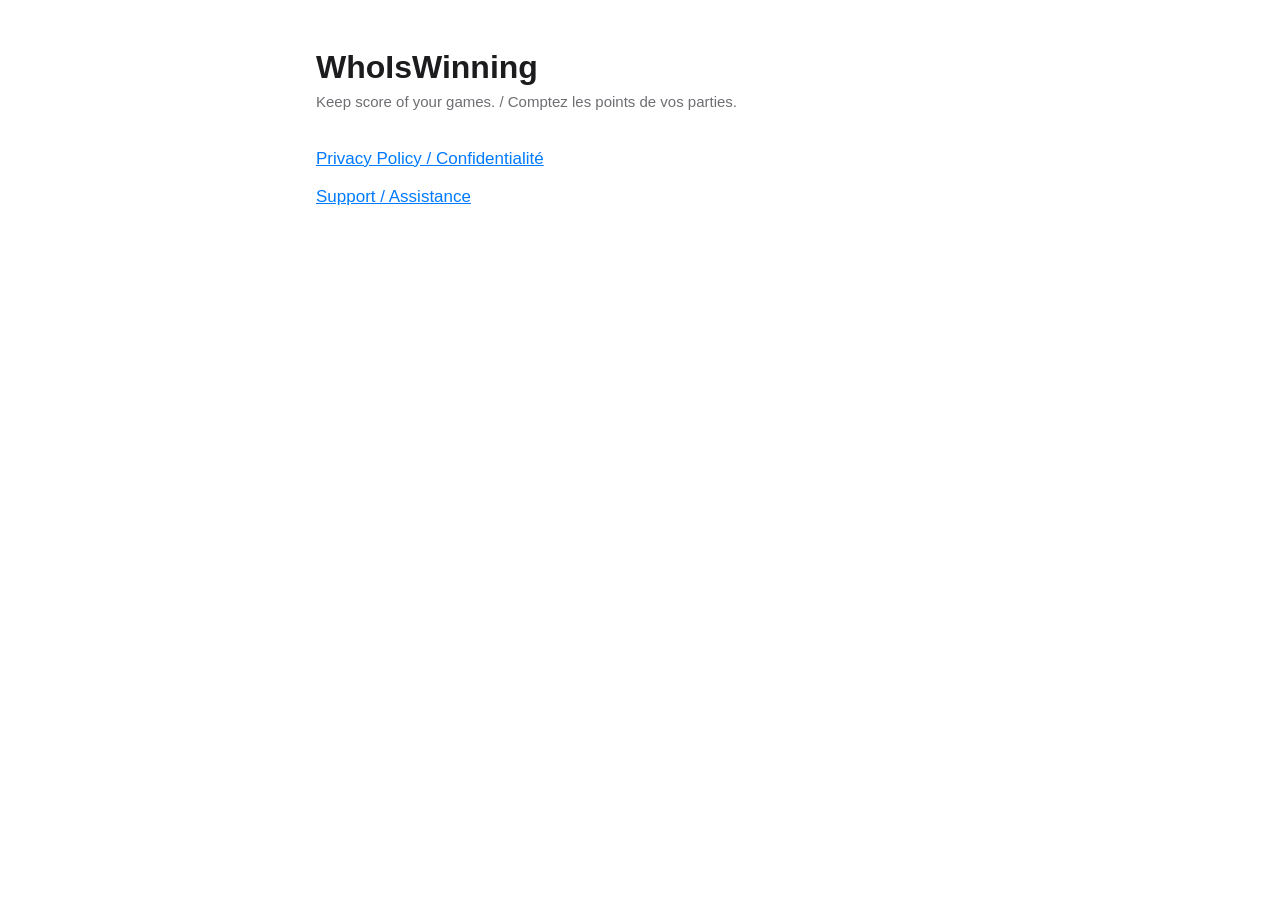
<file: index.html>
<!doctype html>
<html lang="en">
<head>
  <meta charset="utf-8">
  <meta name="viewport" content="width=device-width, initial-scale=1">
  <title>WhoIsWinning</title>
  <link rel="stylesheet" href="style.css">
</head>
<body>
<main>
  <h1>WhoIsWinning</h1>
  <p class="meta">Keep score of your games. / Comptez les points de vos parties.</p>
  <p><a href="privacy/">Privacy Policy / Confidentialité</a></p>
  <p><a href="support/">Support / Assistance</a></p>
</main>
</body>
</html>
</file>
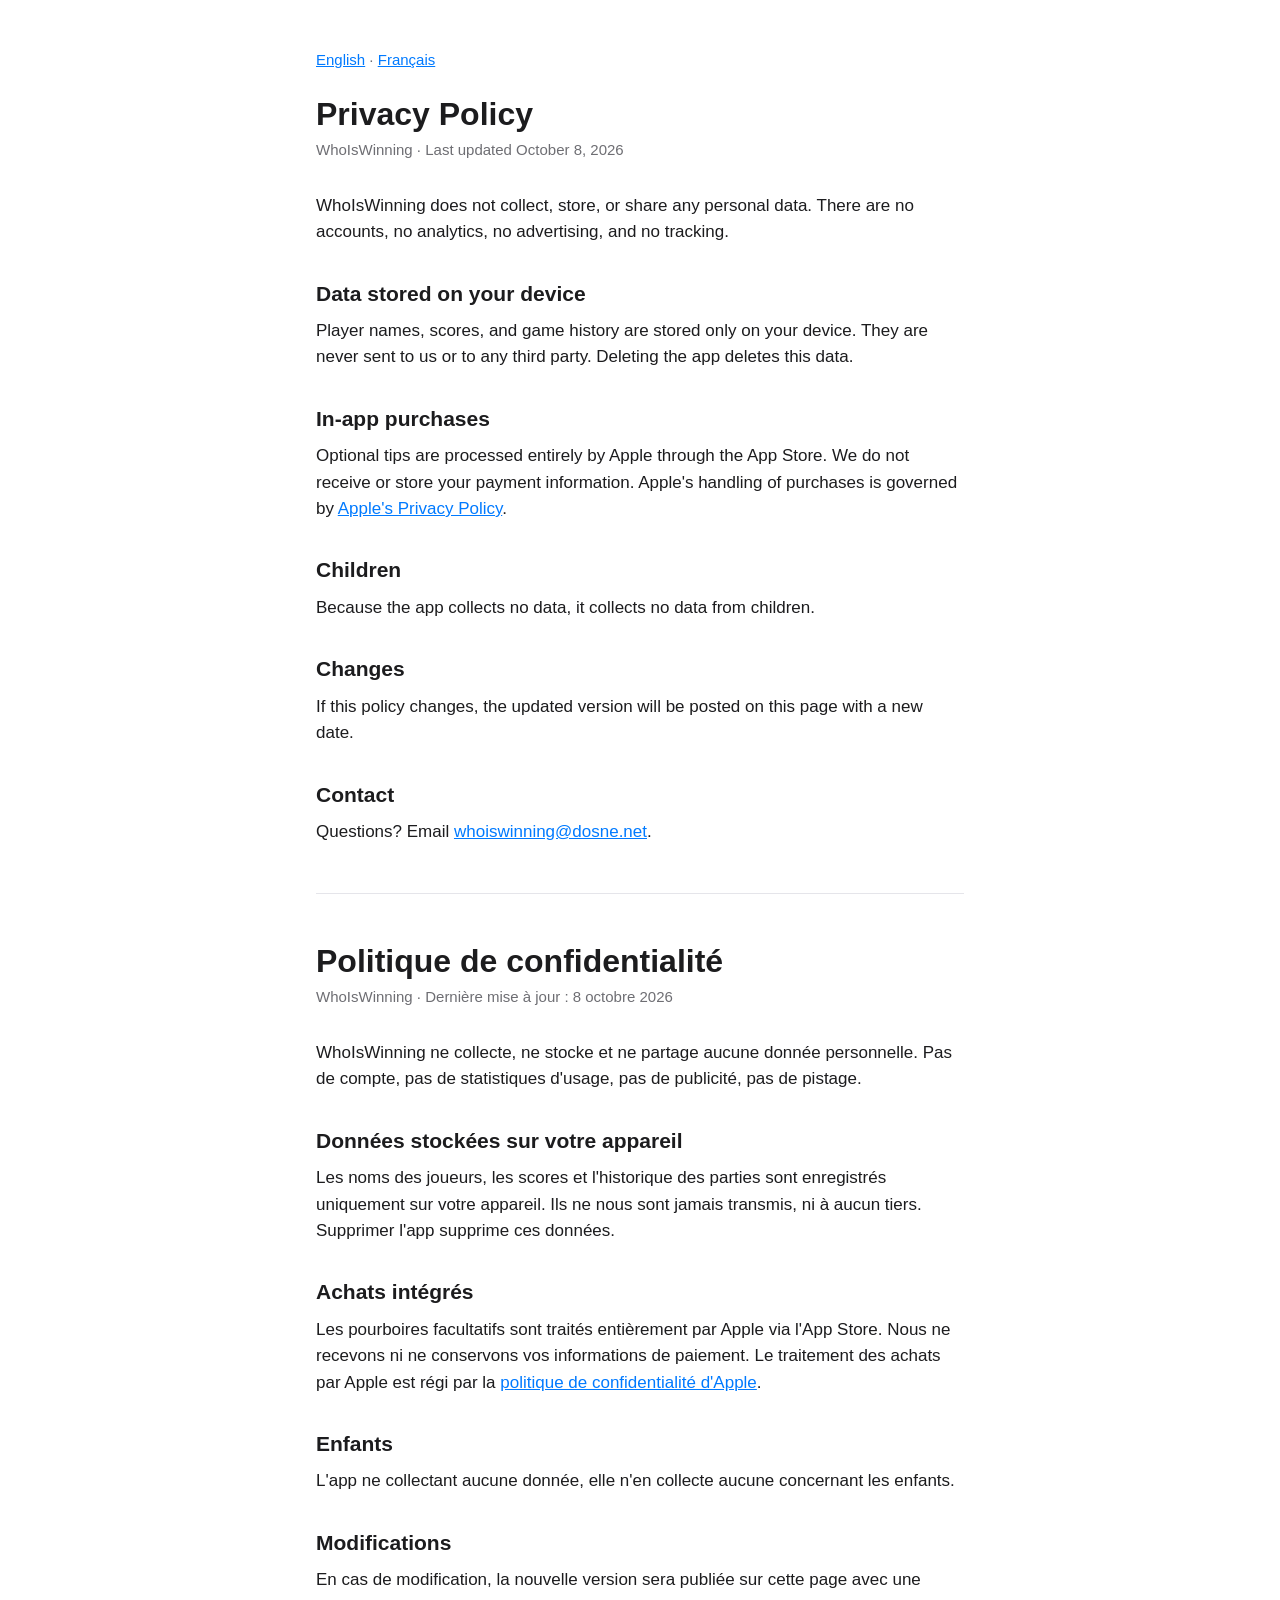
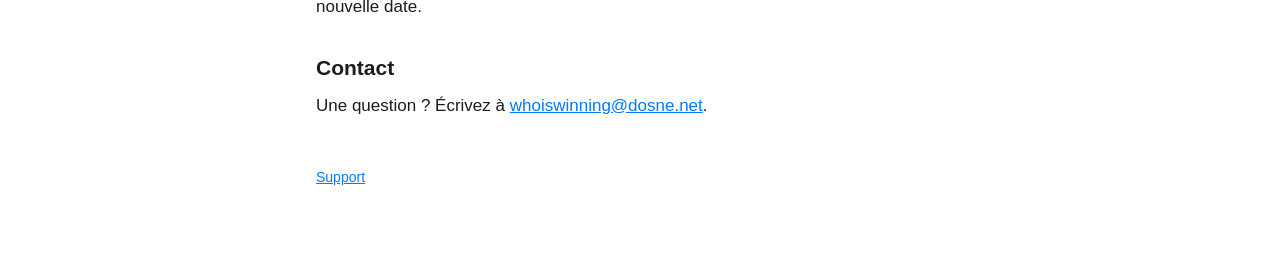
<file: privacy/index.html>
<!doctype html>
<html lang="en">
<head>
  <meta charset="utf-8">
  <meta name="viewport" content="width=device-width, initial-scale=1">
  <title>WhoIsWinning – Privacy Policy</title>
  <link rel="stylesheet" href="../style.css">
</head>
<body>
<main>
  <p class="lang"><a href="#en">English</a> · <a href="#fr">Français</a></p>

  <section id="en" lang="en">
    <h1>Privacy Policy</h1>
    <p class="meta">WhoIsWinning · Last updated October 8, 2026</p>

    <p>WhoIsWinning does not collect, store, or share any personal data. There are no accounts, no analytics, no advertising, and no tracking.</p>

    <h2>Data stored on your device</h2>
    <p>Player names, scores, and game history are stored only on your device. They are never sent to us or to any third party. Deleting the app deletes this data.</p>

    <h2>In-app purchases</h2>
    <p>Optional tips are processed entirely by Apple through the App Store. We do not receive or store your payment information. Apple's handling of purchases is governed by <a href="https://www.apple.com/legal/privacy/">Apple's Privacy Policy</a>.</p>

    <h2>Children</h2>
    <p>Because the app collects no data, it collects no data from children.</p>

    <h2>Changes</h2>
    <p>If this policy changes, the updated version will be posted on this page with a new date.</p>

    <h2>Contact</h2>
    <p>Questions? Email <a href="mailto:whoiswinning@dosne.net">whoiswinning@dosne.net</a>.</p>
  </section>

  <hr>

  <section id="fr" lang="fr">
    <h1>Politique de confidentialité</h1>
    <p class="meta">WhoIsWinning · Dernière mise à jour : 8 octobre 2026</p>

    <p>WhoIsWinning ne collecte, ne stocke et ne partage aucune donnée personnelle. Pas de compte, pas de statistiques d'usage, pas de publicité, pas de pistage.</p>

    <h2>Données stockées sur votre appareil</h2>
    <p>Les noms des joueurs, les scores et l'historique des parties sont enregistrés uniquement sur votre appareil. Ils ne nous sont jamais transmis, ni à aucun tiers. Supprimer l'app supprime ces données.</p>

    <h2>Achats intégrés</h2>
    <p>Les pourboires facultatifs sont traités entièrement par Apple via l'App Store. Nous ne recevons ni ne conservons vos informations de paiement. Le traitement des achats par Apple est régi par la <a href="https://www.apple.com/fr/legal/privacy/">politique de confidentialité d'Apple</a>.</p>

    <h2>Enfants</h2>
    <p>L'app ne collectant aucune donnée, elle n'en collecte aucune concernant les enfants.</p>

    <h2>Modifications</h2>
    <p>En cas de modification, la nouvelle version sera publiée sur cette page avec une nouvelle date.</p>

    <h2>Contact</h2>
    <p>Une question ? Écrivez à <a href="mailto:whoiswinning@dosne.net">whoiswinning@dosne.net</a>.</p>
  </section>

  <footer><a href="../support/">Support</a></footer>
</main>
</body>
</html>
</file>
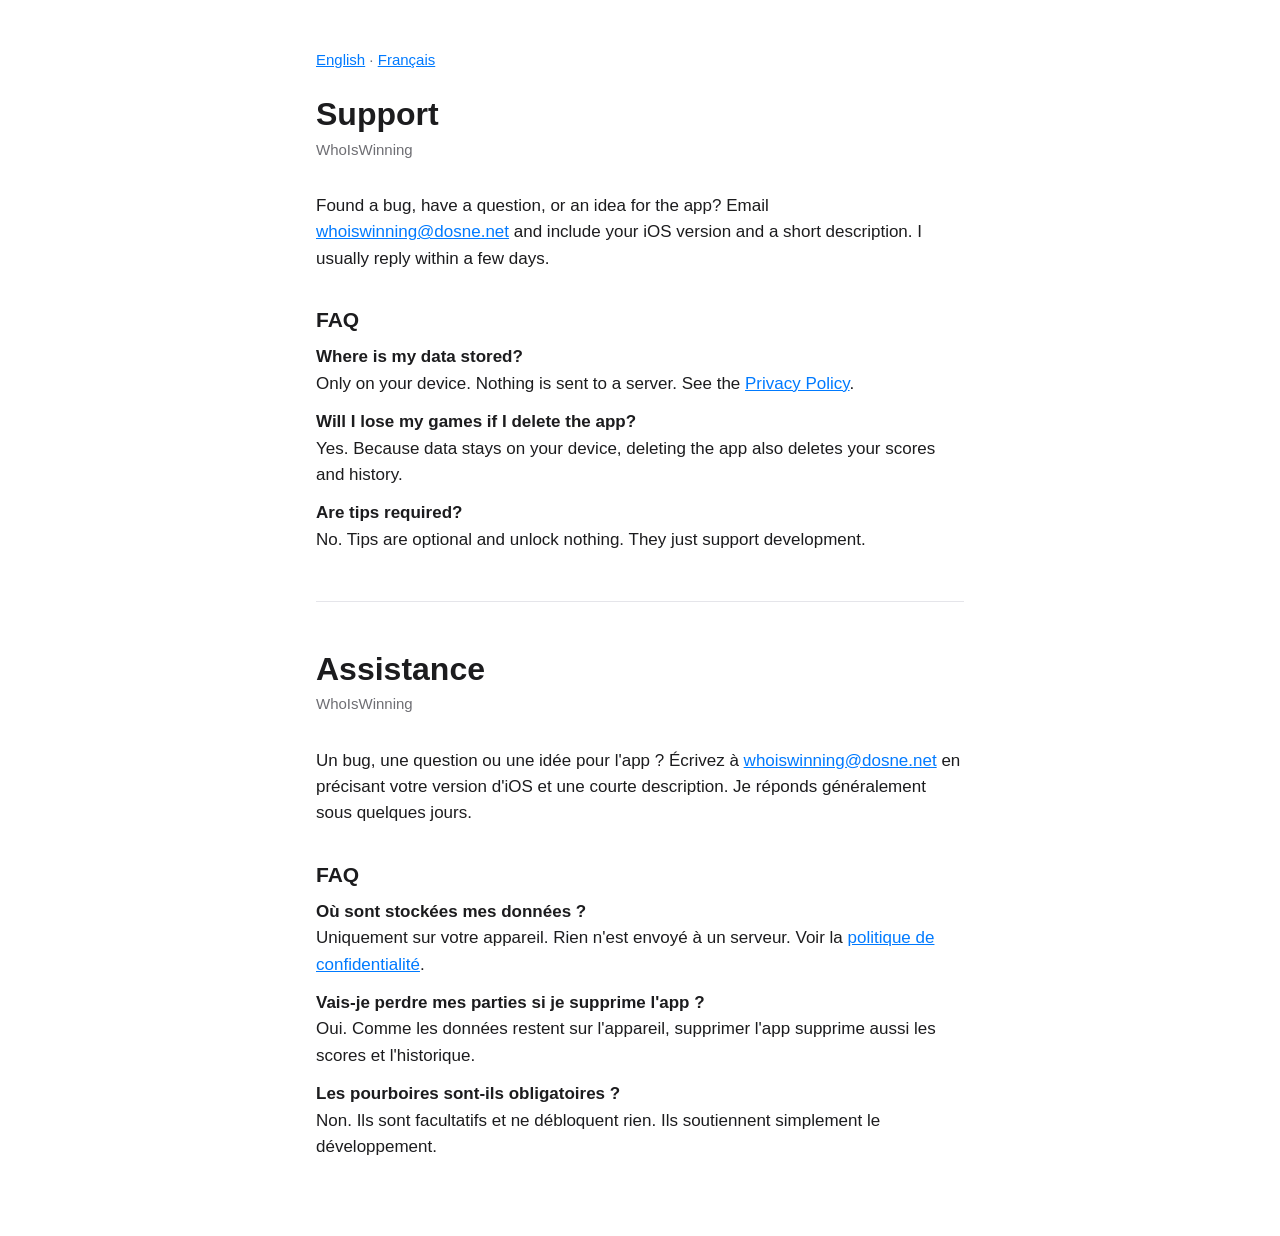
<file: support/index.html>
<!doctype html>
<html lang="en">
<head>
  <meta charset="utf-8">
  <meta name="viewport" content="width=device-width, initial-scale=1">
  <title>WhoIsWinning – Support</title>
  <link rel="stylesheet" href="../style.css">
</head>
<body>
<main>
  <p class="lang"><a href="#en">English</a> · <a href="#fr">Français</a></p>

  <section id="en" lang="en">
    <h1>Support</h1>
    <p class="meta">WhoIsWinning</p>

    <p>Found a bug, have a question, or an idea for the app? Email <a href="mailto:whoiswinning@dosne.net">whoiswinning@dosne.net</a> and include your iOS version and a short description. I usually reply within a few days.</p>

    <h2>FAQ</h2>
    <p><strong>Where is my data stored?</strong><br>Only on your device. Nothing is sent to a server. See the <a href="../privacy/">Privacy Policy</a>.</p>
    <p><strong>Will I lose my games if I delete the app?</strong><br>Yes. Because data stays on your device, deleting the app also deletes your scores and history.</p>
    <p><strong>Are tips required?</strong><br>No. Tips are optional and unlock nothing. They just support development.</p>
  </section>

  <hr>

  <section id="fr" lang="fr">
    <h1>Assistance</h1>
    <p class="meta">WhoIsWinning</p>

    <p>Un bug, une question ou une idée pour l'app ? Écrivez à <a href="mailto:whoiswinning@dosne.net">whoiswinning@dosne.net</a> en précisant votre version d'iOS et une courte description. Je réponds généralement sous quelques jours.</p>

    <h2>FAQ</h2>
    <p><strong>Où sont stockées mes données ?</strong><br>Uniquement sur votre appareil. Rien n'est envoyé à un serveur. Voir la <a href="../privacy/">politique de confidentialité</a>.</p>
    <p><strong>Vais-je perdre mes parties si je supprime l'app ?</strong><br>Oui. Comme les données restent sur l'appareil, supprimer l'app supprime aussi les scores et l'historique.</p>
    <p><strong>Les pourboires sont-ils obligatoires ?</strong><br>Non. Ils sont facultatifs et ne débloquent rien. Ils soutiennent simplement le développement.</p>
  </section>
</main>
</body>
</html>
</file>
<file: style.css>
:root {
  --bg: #ffffff;
  --text: #1c1c1e;
  --muted: #6e6e73;
  --accent: #007aff;
  --rule: #e5e5ea;
}
@media (prefers-color-scheme: dark) {
  :root {
    --bg: #000000;
    --text: #f2f2f7;
    --muted: #98989f;
    --accent: #0a84ff;
    --rule: #2c2c2e;
  }
}
* { box-sizing: border-box; }
body {
  margin: 0;
  background: var(--bg);
  color: var(--text);
  font: 17px/1.55 -apple-system, BlinkMacSystemFont, "Inter", "Segoe UI", sans-serif;
}
main { max-width: 680px; margin: 0 auto; padding: 48px 16px 64px; }
h1 { font-size: 32px; line-height: 1.2; margin: 0 0 4px; }
h2 { font-size: 21px; margin: 32px 0 8px; }
p, li { margin: 0 0 12px; }
a { color: var(--accent); }
.meta { color: var(--muted); font-size: 15px; margin-bottom: 32px; }
.lang { color: var(--muted); font-size: 15px; margin-bottom: 24px; }
hr { border: 0; border-top: 1px solid var(--rule); margin: 48px 0; }
footer { color: var(--muted); font-size: 14px; margin-top: 48px; }
</file>
